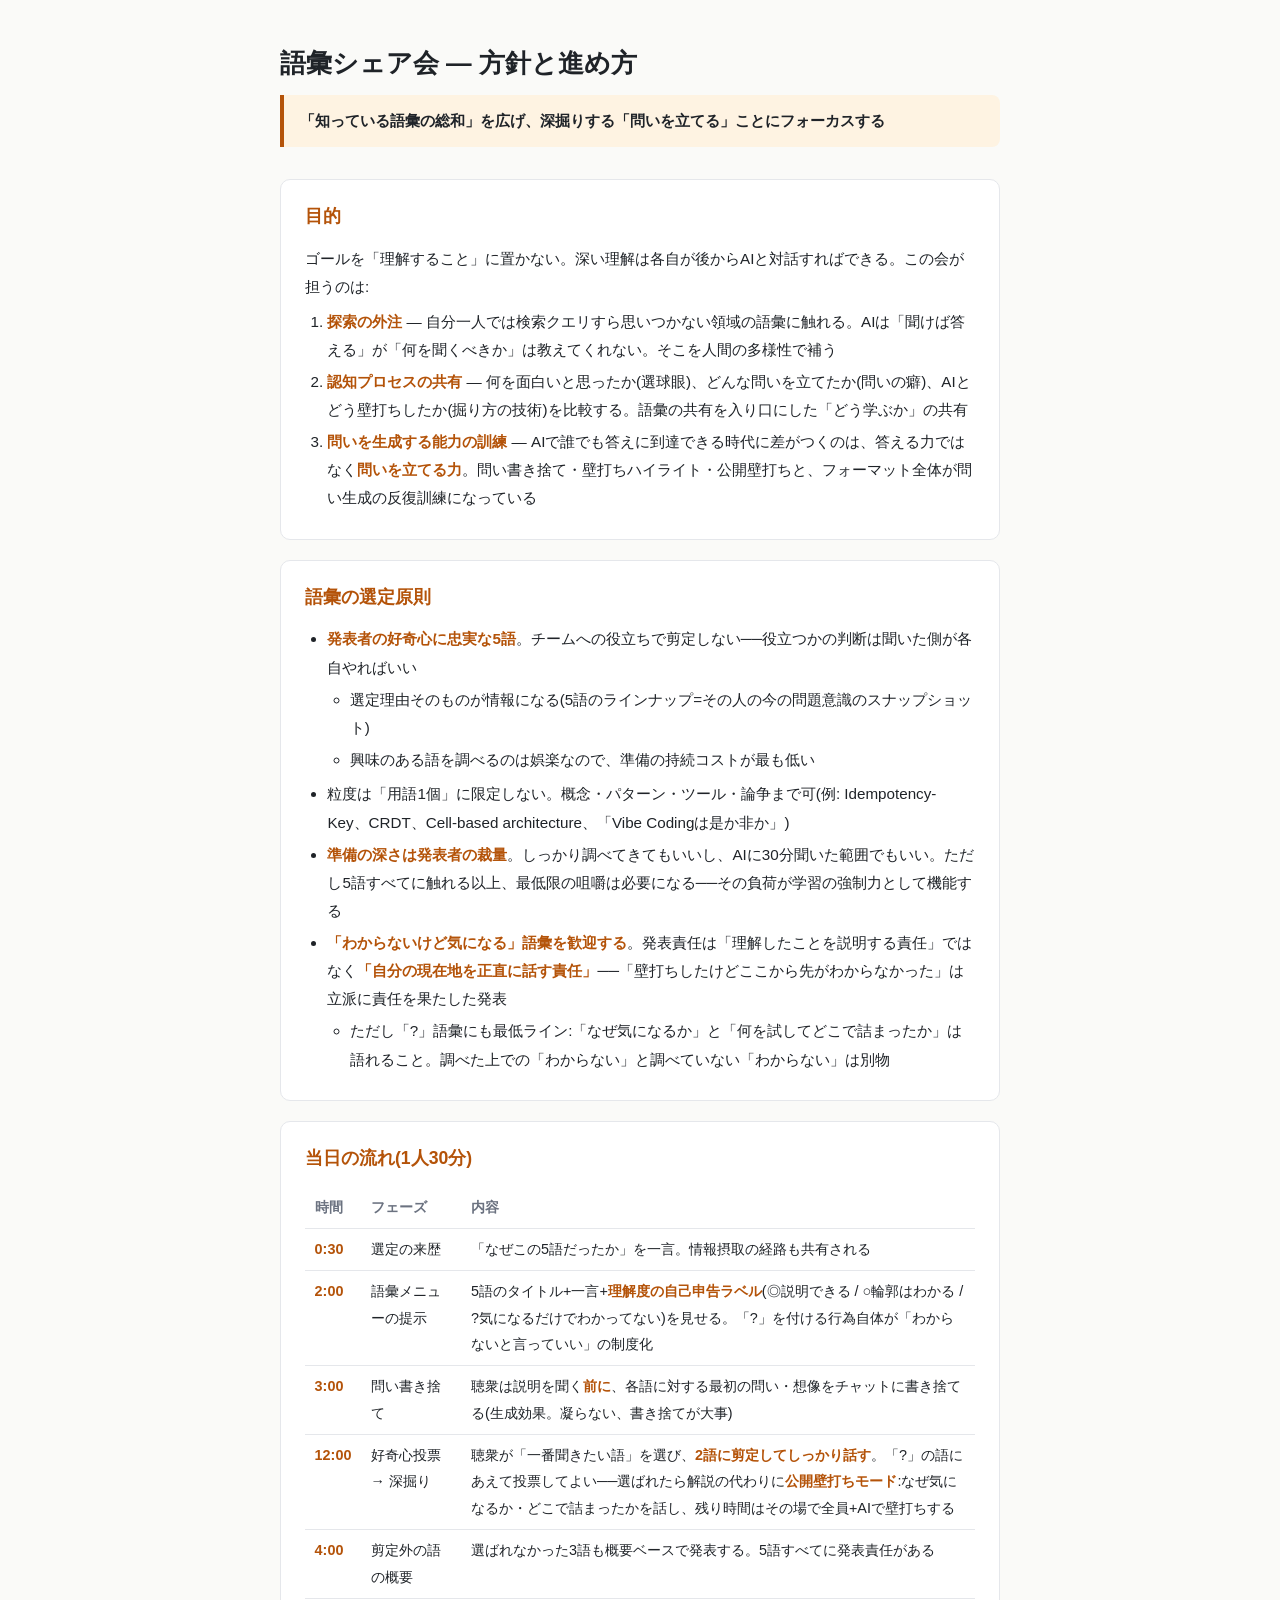
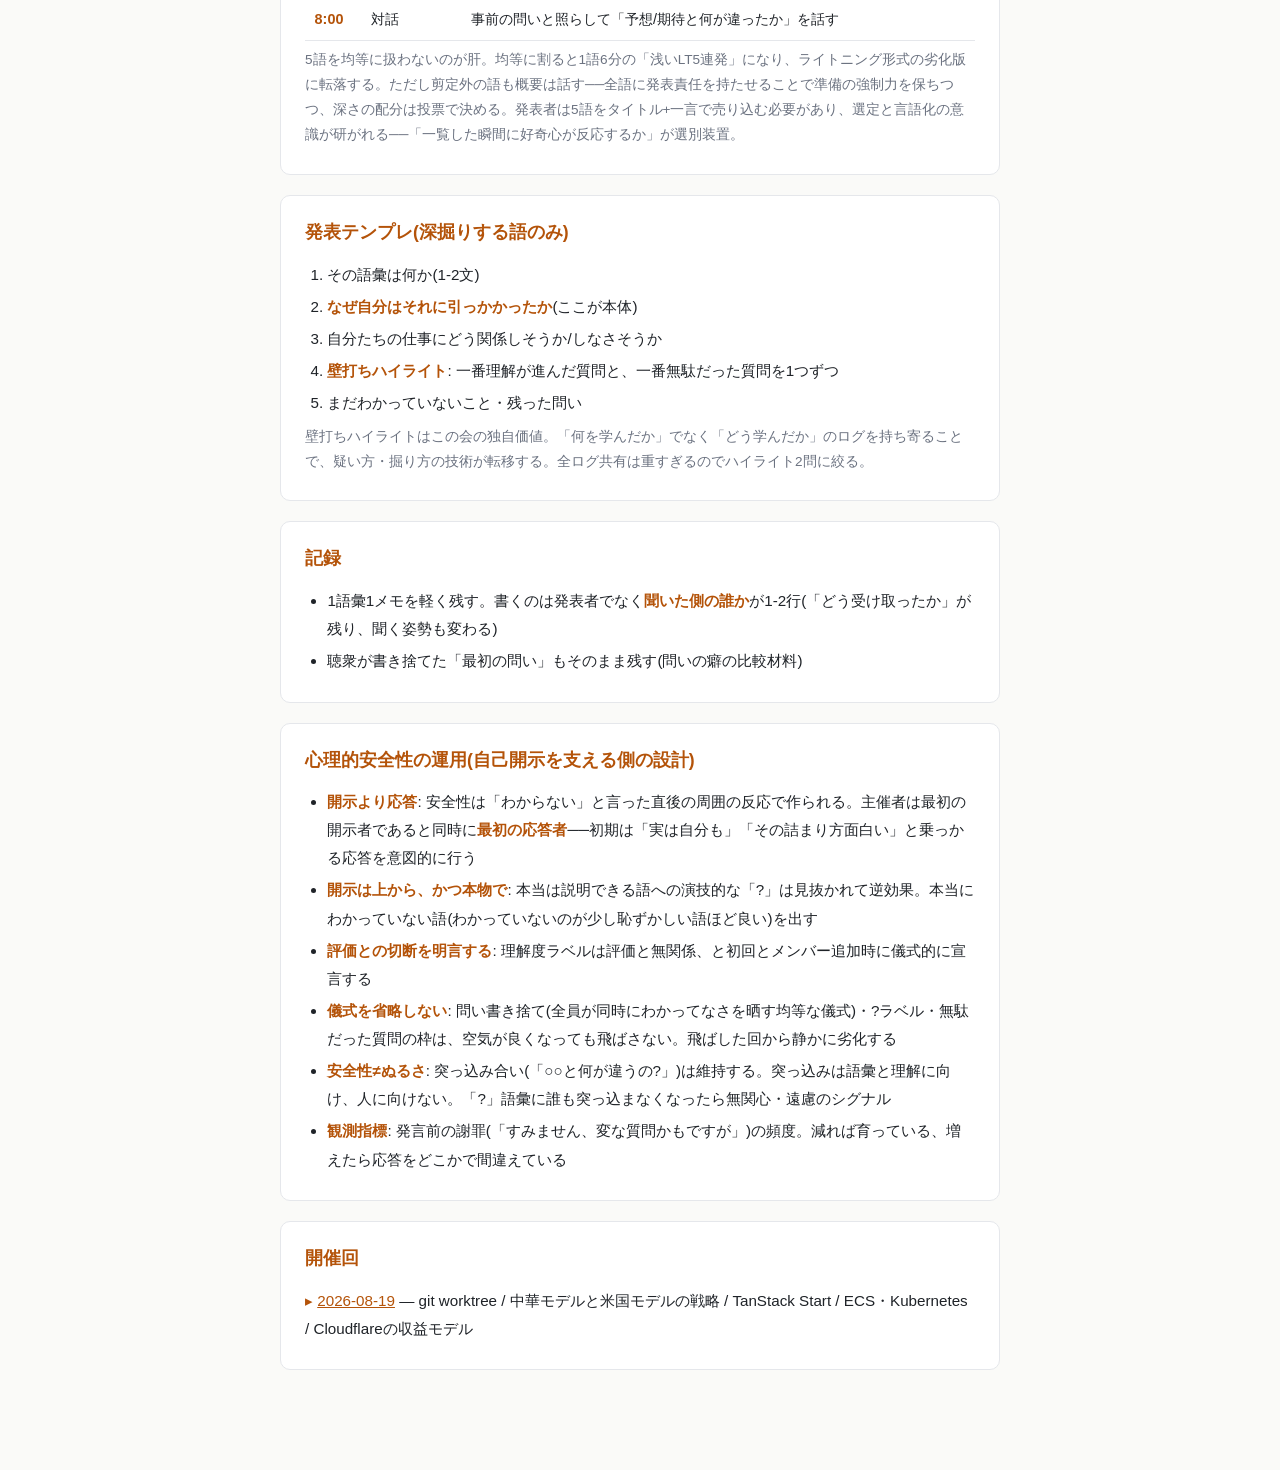
<file: share-questions/index.html>
<!DOCTYPE html>
<html lang="ja">
<head>
<meta charset="UTF-8">
<meta name="viewport" content="width=device-width, initial-scale=1.0">
<title>語彙シェア会 — 方針と進め方</title>
<style>
  :root {
    --bg: #fafaf8;
    --fg: #1f2328;
    --muted: #6b7280;
    --card: #ffffff;
    --border: #e5e7eb;
    --accent: #b45309;
    --accent-soft: #fef3e2;
  }
  @media (prefers-color-scheme: dark) {
    :root {
      --bg: #16181d;
      --fg: #e6e6e3;
      --muted: #9ca3af;
      --card: #1f232b;
      --border: #333842;
      --accent: #f59e0b;
      --accent-soft: #2c2416;
    }
  }
  * { box-sizing: border-box; }
  body {
    margin: 0;
    font-family: "Hiragino Sans", "Yu Gothic UI", "Noto Sans JP", sans-serif;
    background: var(--bg);
    color: var(--fg);
    line-height: 1.85;
  }
  main { max-width: 760px; margin: 0 auto; padding: 2.5rem 1.25rem 5rem; }
  header h1 { font-size: 1.6rem; margin: 0 0 .5rem; }
  header p.tagline {
    margin: 0 0 2rem;
    padding: .75rem 1rem;
    background: var(--accent-soft);
    border-left: 4px solid var(--accent);
    border-radius: 0 8px 8px 0;
    font-weight: 600;
  }
  section {
    background: var(--card);
    border: 1px solid var(--border);
    border-radius: 10px;
    padding: 1.25rem 1.5rem;
    margin-bottom: 1.25rem;
  }
  section h2 {
    font-size: 1.1rem;
    margin: 0 0 .75rem;
    color: var(--accent);
  }
  section h3 { font-size: .95rem; margin: 1.1rem 0 .3rem; }
  p { margin: .4rem 0; font-size: .95rem; }
  ul, ol { margin: .4rem 0; padding-left: 1.4rem; font-size: .95rem; }
  li { margin: .25rem 0; }
  li ul { margin-top: .15rem; }
  strong { color: var(--accent); }
  table.timetable {
    width: 100%;
    border-collapse: collapse;
    font-size: .9rem;
    margin-top: .5rem;
  }
  table.timetable th, table.timetable td {
    text-align: left;
    padding: .45rem .6rem;
    border-bottom: 1px solid var(--border);
    vertical-align: top;
  }
  table.timetable th { color: var(--muted); font-weight: 600; white-space: nowrap; }
  table.timetable td.time { white-space: nowrap; color: var(--accent); font-weight: 600; }
  .note { font-size: .85rem; color: var(--muted); }
  a { color: var(--accent); }
  nav.sessions ul { list-style: none; padding-left: 0; }
  nav.sessions li::before { content: "▸ "; color: var(--accent); }
</style>
</head>
<body>
<main>
  <header>
    <h1>語彙シェア会 — 方針と進め方</h1>
    <p class="tagline">「知っている語彙の総和」を広げ、深掘りする「問いを立てる」ことにフォーカスする</p>
  </header>

  <section>
    <h2>目的</h2>
    <p>ゴールを「理解すること」に置かない。深い理解は各自が後からAIと対話すればできる。この会が担うのは:</p>
    <ol>
      <li><strong>探索の外注</strong> — 自分一人では検索クエリすら思いつかない領域の語彙に触れる。AIは「聞けば答える」が「何を聞くべきか」は教えてくれない。そこを人間の多様性で補う</li>
      <li><strong>認知プロセスの共有</strong> — 何を面白いと思ったか(選球眼)、どんな問いを立てたか(問いの癖)、AIとどう壁打ちしたか(掘り方の技術)を比較する。語彙の共有を入り口にした「どう学ぶか」の共有</li>
      <li><strong>問いを生成する能力の訓練</strong> — AIで誰でも答えに到達できる時代に差がつくのは、答える力ではなく<strong>問いを立てる力</strong>。問い書き捨て・壁打ちハイライト・公開壁打ちと、フォーマット全体が問い生成の反復訓練になっている</li>
    </ol>
  </section>

  <section>
    <h2>語彙の選定原則</h2>
    <ul>
      <li><strong>発表者の好奇心に忠実な5語</strong>。チームへの役立ちで剪定しない──役立つかの判断は聞いた側が各自やればいい
        <ul>
          <li>選定理由そのものが情報になる(5語のラインナップ=その人の今の問題意識のスナップショット)</li>
          <li>興味のある語を調べるのは娯楽なので、準備の持続コストが最も低い</li>
        </ul>
      </li>
      <li>粒度は「用語1個」に限定しない。概念・パターン・ツール・論争まで可(例: Idempotency-Key、CRDT、Cell-based architecture、「Vibe Codingは是か非か」)</li>
      <li><strong>準備の深さは発表者の裁量</strong>。しっかり調べてきてもいいし、AIに30分聞いた範囲でもいい。ただし5語すべてに触れる以上、最低限の咀嚼は必要になる──その負荷が学習の強制力として機能する</li>
      <li><strong>「わからないけど気になる」語彙を歓迎する</strong>。発表責任は「理解したことを説明する責任」ではなく<strong>「自分の現在地を正直に話す責任」</strong>──「壁打ちしたけどここから先がわからなかった」は立派に責任を果たした発表
        <ul>
          <li>ただし「?」語彙にも最低ライン:「なぜ気になるか」と「何を試してどこで詰まったか」は語れること。調べた上での「わからない」と調べていない「わからない」は別物</li>
        </ul>
      </li>
    </ul>
  </section>

  <section>
    <h2>当日の流れ(1人30分)</h2>
    <table class="timetable">
      <tr><th>時間</th><th>フェーズ</th><th>内容</th></tr>
      <tr>
        <td class="time">0:30</td>
        <td>選定の来歴</td>
        <td>「なぜこの5語だったか」を一言。情報摂取の経路も共有される</td>
      </tr>
      <tr>
        <td class="time">2:00</td>
        <td>語彙メニューの提示</td>
        <td>5語のタイトル+一言+<strong>理解度の自己申告ラベル</strong>(◎説明できる / ○輪郭はわかる / ?気になるだけでわかってない)を見せる。「?」を付ける行為自体が「わからないと言っていい」の制度化</td>
      </tr>
      <tr>
        <td class="time">3:00</td>
        <td>問い書き捨て</td>
        <td>聴衆は説明を聞く<strong>前に</strong>、各語に対する最初の問い・想像をチャットに書き捨てる(生成効果。凝らない、書き捨てが大事)</td>
      </tr>
      <tr>
        <td class="time">12:00</td>
        <td>好奇心投票 → 深掘り</td>
        <td>聴衆が「一番聞きたい語」を選び、<strong>2語に剪定してしっかり話す</strong>。「?」の語にあえて投票してよい──選ばれたら解説の代わりに<strong>公開壁打ちモード</strong>:なぜ気になるか・どこで詰まったかを話し、残り時間はその場で全員+AIで壁打ちする</td>
      </tr>
      <tr>
        <td class="time">4:00</td>
        <td>剪定外の語の概要</td>
        <td>選ばれなかった3語も概要ベースで発表する。5語すべてに発表責任がある</td>
      </tr>
      <tr>
        <td class="time">8:00</td>
        <td>対話</td>
        <td>事前の問いと照らして「予想/期待と何が違ったか」を話す</td>
      </tr>
    </table>
    <p class="note">5語を均等に扱わないのが肝。均等に割ると1語6分の「浅いLT5連発」になり、ライトニング形式の劣化版に転落する。ただし剪定外の語も概要は話す──全語に発表責任を持たせることで準備の強制力を保ちつつ、深さの配分は投票で決める。発表者は5語をタイトル+一言で売り込む必要があり、選定と言語化の意識が研がれる──「一覧した瞬間に好奇心が反応するか」が選別装置。</p>
  </section>

  <section>
    <h2>発表テンプレ(深掘りする語のみ)</h2>
    <ol>
      <li>その語彙は何か(1-2文)</li>
      <li><strong>なぜ自分はそれに引っかかったか</strong>(ここが本体)</li>
      <li>自分たちの仕事にどう関係しそうか/しなさそうか</li>
      <li><strong>壁打ちハイライト</strong>: 一番理解が進んだ質問と、一番無駄だった質問を1つずつ</li>
      <li>まだわかっていないこと・残った問い</li>
    </ol>
    <p class="note">壁打ちハイライトはこの会の独自価値。「何を学んだか」でなく「どう学んだか」のログを持ち寄ることで、疑い方・掘り方の技術が転移する。全ログ共有は重すぎるのでハイライト2問に絞る。</p>
  </section>

  <section>
    <h2>記録</h2>
    <ul>
      <li>1語彙1メモを軽く残す。書くのは発表者でなく<strong>聞いた側の誰か</strong>が1-2行(「どう受け取ったか」が残り、聞く姿勢も変わる)</li>
      <li>聴衆が書き捨てた「最初の問い」もそのまま残す(問いの癖の比較材料)</li>
    </ul>
  </section>

  <section>
    <h2>心理的安全性の運用(自己開示を支える側の設計)</h2>
    <ul>
      <li><strong>開示より応答</strong>: 安全性は「わからない」と言った直後の周囲の反応で作られる。主催者は最初の開示者であると同時に<strong>最初の応答者</strong>──初期は「実は自分も」「その詰まり方面白い」と乗っかる応答を意図的に行う</li>
      <li><strong>開示は上から、かつ本物で</strong>: 本当は説明できる語への演技的な「?」は見抜かれて逆効果。本当にわかっていない語(わかっていないのが少し恥ずかしい語ほど良い)を出す</li>
      <li><strong>評価との切断を明言する</strong>: 理解度ラベルは評価と無関係、と初回とメンバー追加時に儀式的に宣言する</li>
      <li><strong>儀式を省略しない</strong>: 問い書き捨て(全員が同時にわかってなさを晒す均等な儀式)・?ラベル・無駄だった質問の枠は、空気が良くなっても飛ばさない。飛ばした回から静かに劣化する</li>
      <li><strong>安全性≠ぬるさ</strong>: 突っ込み合い(「○○と何が違うの?」)は維持する。突っ込みは語彙と理解に向け、人に向けない。「?」語彙に誰も突っ込まなくなったら無関心・遠慮のシグナル</li>
      <li><strong>観測指標</strong>: 発言前の謝罪(「すみません、変な質問かもですが」)の頻度。減れば育っている、増えたら応答をどこかで間違えている</li>
    </ul>
  </section>

  <section>
    <h2>開催回</h2>
    <nav class="sessions">
      <ul>
        <li><a href="20260819/index.html">2026-08-19</a> — git worktree / 中華モデルと米国モデルの戦略 / TanStack Start / ECS・Kubernetes / Cloudflareの収益モデル</li>
      </ul>
    </nav>
  </section>

</main>
</body>
</html>
</file>
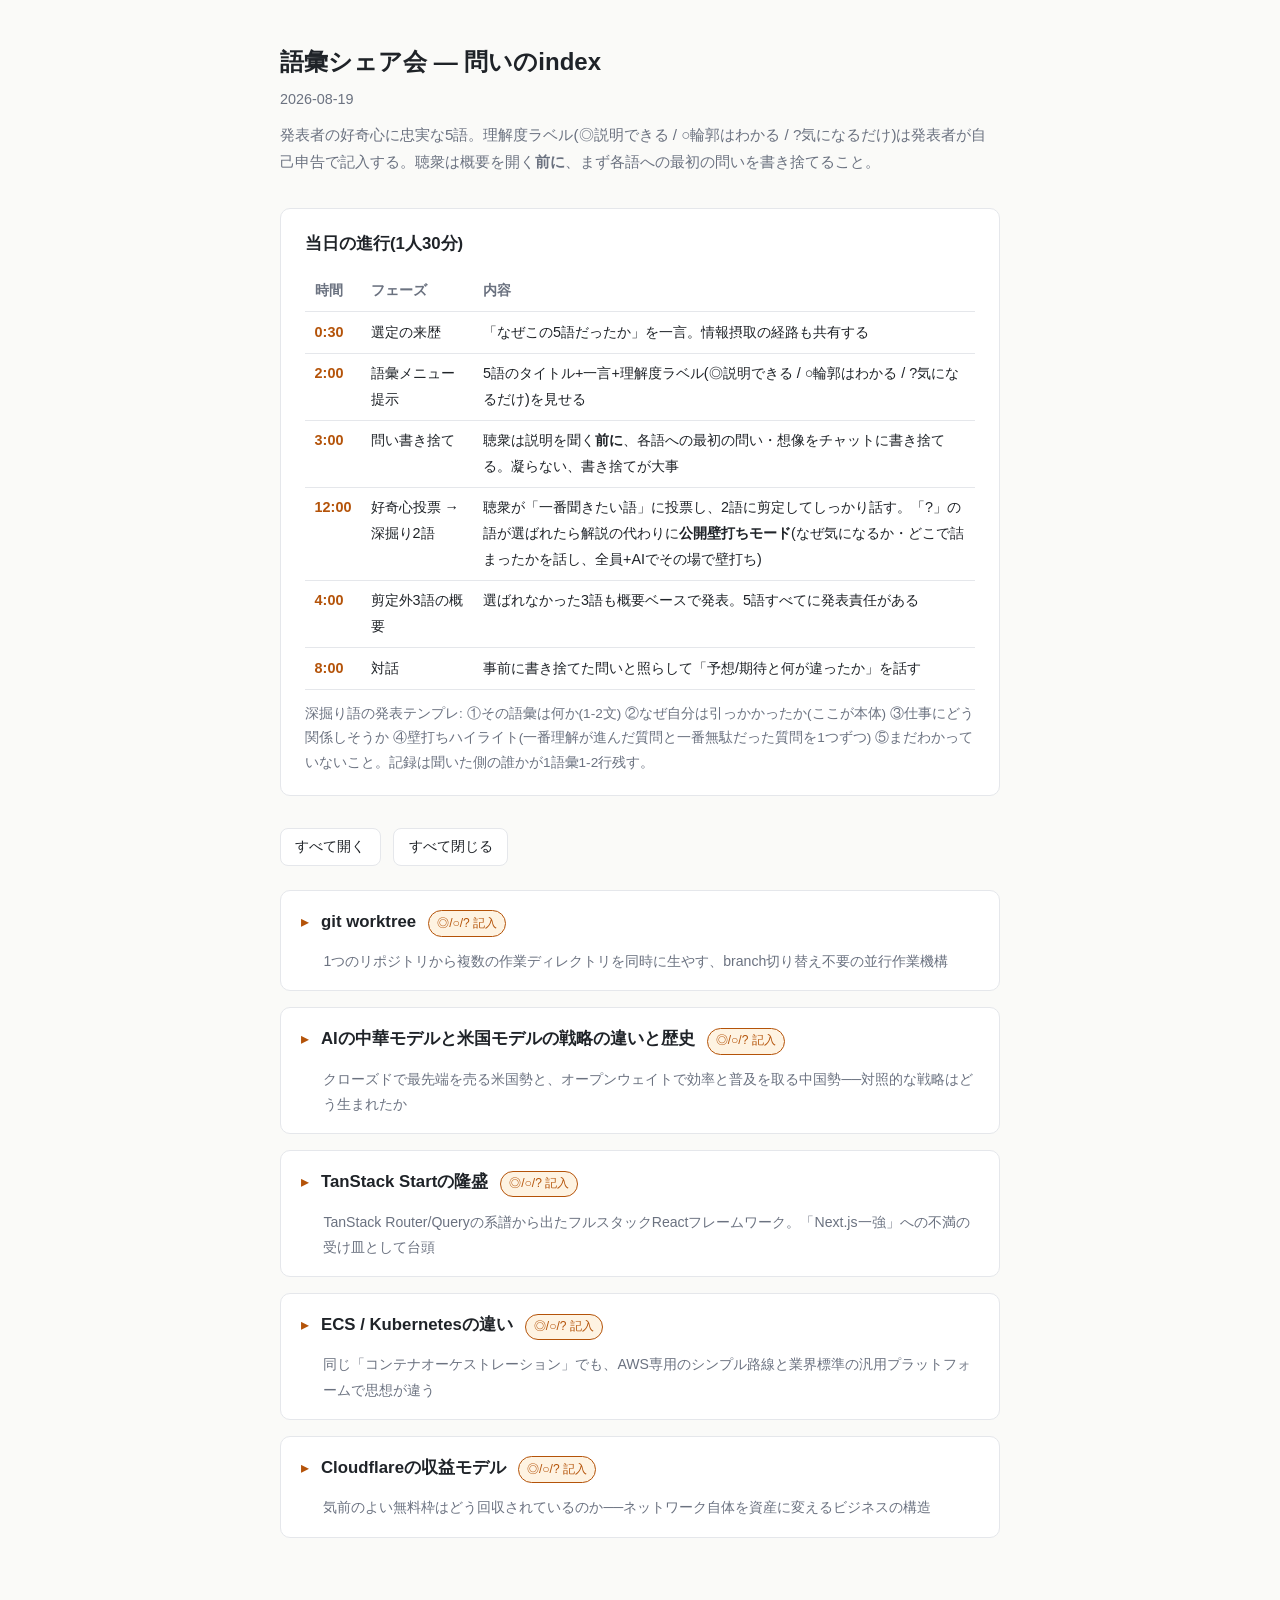
<file: share-questions/20260819/index.html>
<!DOCTYPE html>
<html lang="ja">
<head>
<meta charset="UTF-8">
<meta name="viewport" content="width=device-width, initial-scale=1.0">
<title>語彙シェア会 2026-08-19 — 問いのindex</title>
<style>
  :root {
    --bg: #fafaf8;
    --fg: #1f2328;
    --muted: #6b7280;
    --card: #ffffff;
    --border: #e5e7eb;
    --accent: #b45309;
    --accent-soft: #fef3e2;
    --seed-bg: #f0f4f8;
  }
  @media (prefers-color-scheme: dark) {
    :root {
      --bg: #16181d;
      --fg: #e6e6e3;
      --muted: #9ca3af;
      --card: #1f232b;
      --border: #333842;
      --accent: #f59e0b;
      --accent-soft: #2c2416;
      --seed-bg: #232936;
    }
  }
  * { box-sizing: border-box; }
  body {
    margin: 0;
    font-family: "Hiragino Sans", "Yu Gothic UI", "Noto Sans JP", sans-serif;
    background: var(--bg);
    color: var(--fg);
    line-height: 1.8;
  }
  main { max-width: 760px; margin: 0 auto; padding: 2.5rem 1.25rem 5rem; }
  header h1 { font-size: 1.5rem; margin: 0 0 .25rem; }
  header p.date { color: var(--muted); margin: 0 0 .5rem; font-size: .9rem; }
  header p.lead { margin: 0 0 2rem; font-size: .95rem; color: var(--muted); }

  details.term {
    background: var(--card);
    border: 1px solid var(--border);
    border-radius: 10px;
    margin-bottom: 1rem;
    overflow: hidden;
  }
  details.term summary {
    cursor: pointer;
    padding: 1rem 1.25rem;
    list-style: none;
    display: flex;
    align-items: baseline;
    gap: .75rem;
    flex-wrap: wrap;
  }
  details.term summary::-webkit-details-marker { display: none; }
  details.term summary::before {
    content: "▸";
    color: var(--accent);
    flex: none;
  }
  details.term[open] summary::before { content: "▾"; }
  .term-title { font-weight: 700; font-size: 1.05rem; }
  .label {
    flex: none;
    font-size: .75rem;
    padding: .1rem .5rem;
    border-radius: 999px;
    background: var(--accent-soft);
    color: var(--accent);
    border: 1px solid var(--accent);
  }
  .oneline {
    width: 100%;
    margin-left: 1.4rem;
    color: var(--muted);
    font-size: .88rem;
  }
  .body { padding: 0 1.25rem 1.25rem 2.6rem; }
  .body h3 {
    font-size: .85rem;
    color: var(--accent);
    margin: 1.2rem 0 .3rem;
    letter-spacing: .05em;
  }
  .body h3:first-child { margin-top: 0; }
  .body p { margin: .3rem 0; font-size: .95rem; }
  .body ul { margin: .3rem 0; padding-left: 1.3rem; font-size: .95rem; }
  .fill {
    border: 1px dashed var(--border);
    border-radius: 8px;
    padding: .6rem 1rem;
    color: var(--muted);
    font-size: .88rem;
    margin-top: .4rem;
  }
  .controls { margin-bottom: 1.5rem; }
  .controls button {
    font: inherit;
    font-size: .85rem;
    padding: .35rem .9rem;
    border-radius: 8px;
    border: 1px solid var(--border);
    background: var(--card);
    color: var(--fg);
    cursor: pointer;
    margin-right: .5rem;
  }
  .controls button:hover { border-color: var(--accent); color: var(--accent); }

  section.agenda {
    background: var(--card);
    border: 1px solid var(--border);
    border-radius: 10px;
    padding: 1.25rem 1.5rem;
    margin-bottom: 2rem;
  }
  section.agenda h2 { font-size: 1.05rem; margin: 0 0 .75rem; }
  table.timetable {
    width: 100%;
    border-collapse: collapse;
    font-size: .9rem;
  }
  table.timetable th, table.timetable td {
    text-align: left;
    padding: .45rem .6rem;
    border-bottom: 1px solid var(--border);
    vertical-align: top;
  }
  table.timetable th { color: var(--muted); font-weight: 600; white-space: nowrap; }
  table.timetable td.time { white-space: nowrap; color: var(--accent); font-weight: 600; }
  section.agenda p.note { font-size: .85rem; color: var(--muted); margin: .75rem 0 0; }
</style>
</head>
<body>
<main>
  <header>
    <h1>語彙シェア会 — 問いのindex</h1>
    <p class="date">2026-08-19</p>
    <p class="lead">発表者の好奇心に忠実な5語。理解度ラベル(◎説明できる / ○輪郭はわかる / ?気になるだけ)は発表者が自己申告で記入する。聴衆は概要を開く<strong>前に</strong>、まず各語への最初の問いを書き捨てること。</p>
  </header>

  <section class="agenda">
    <h2>当日の進行(1人30分)</h2>
    <table class="timetable">
      <tr><th>時間</th><th>フェーズ</th><th>内容</th></tr>
      <tr>
        <td class="time">0:30</td>
        <td>選定の来歴</td>
        <td>「なぜこの5語だったか」を一言。情報摂取の経路も共有する</td>
      </tr>
      <tr>
        <td class="time">2:00</td>
        <td>語彙メニュー提示</td>
        <td>5語のタイトル+一言+理解度ラベル(◎説明できる / ○輪郭はわかる / ?気になるだけ)を見せる</td>
      </tr>
      <tr>
        <td class="time">3:00</td>
        <td>問い書き捨て</td>
        <td>聴衆は説明を聞く<strong>前に</strong>、各語への最初の問い・想像をチャットに書き捨てる。凝らない、書き捨てが大事</td>
      </tr>
      <tr>
        <td class="time">12:00</td>
        <td>好奇心投票 → 深掘り2語</td>
        <td>聴衆が「一番聞きたい語」に投票し、2語に剪定してしっかり話す。「?」の語が選ばれたら解説の代わりに<strong>公開壁打ちモード</strong>(なぜ気になるか・どこで詰まったかを話し、全員+AIでその場で壁打ち)</td>
      </tr>
      <tr>
        <td class="time">4:00</td>
        <td>剪定外3語の概要</td>
        <td>選ばれなかった3語も概要ベースで発表。5語すべてに発表責任がある</td>
      </tr>
      <tr>
        <td class="time">8:00</td>
        <td>対話</td>
        <td>事前に書き捨てた問いと照らして「予想/期待と何が違ったか」を話す</td>
      </tr>
    </table>
    <p class="note">深掘り語の発表テンプレ: ①その語彙は何か(1-2文) ②なぜ自分は引っかかったか(ここが本体) ③仕事にどう関係しそうか ④壁打ちハイライト(一番理解が進んだ質問と一番無駄だった質問を1つずつ) ⑤まだわかっていないこと。記録は聞いた側の誰かが1語彙1-2行残す。</p>
  </section>

  <div class="controls">
    <button onclick="document.querySelectorAll('details.term').forEach(d=>d.open=true)">すべて開く</button>
    <button onclick="document.querySelectorAll('details.term').forEach(d=>d.open=false)">すべて閉じる</button>
  </div>

  <!-- 1. git worktree -->
  <details class="term">
    <summary>
      <span class="term-title">git worktree</span>
      <span class="label">◎/○/? 記入</span>
      <span class="oneline">1つのリポジトリから複数の作業ディレクトリを同時に生やす、branch切り替え不要の並行作業機構</span>
    </summary>
    <div class="body">
      <h3>概要</h3>
      <p>通常のgitでは1リポジトリ=1作業ディレクトリで、別ブランチの作業には <code>checkout</code>(stash・コンフリクトの儀式込み)が必要になる。<code>git worktree add</code> は同じ <code>.git</code> オブジェクトストアを共有したまま、別ブランチをチェックアウトした作業ディレクトリを別パスに追加する。cloneと違いディスクと履歴は共有され、片方でのcommitは即座にもう片方から見える。</p>
      <p>古くからある機能(Git 2.5 / 2015年)だが、近年再注目されている理由はAIコーディングエージェントの並列実行。複数のエージェントに同一リポジトリの別タスクを同時に触らせるとき、worktreeごとに隔離すればファイル競合なしに並走できる。Claude CodeやCursorなどのツールがworktree統合を組み込み始めたことで「知る人ぞ知る機能」から「エージェント時代の基本操作」に格上げされつつある。</p>
      <h3>なぜ引っかかったか(発表者記入)</h3>
      <div class="fill">ここに発表者が書く</div>
    </div>
  </details>

  <!-- 2. 中華モデル vs 米国モデル -->
  <details class="term">
    <summary>
      <span class="term-title">AIの中華モデルと米国モデルの戦略の違いと歴史</span>
      <span class="label">◎/○/? 記入</span>
      <span class="oneline">クローズドで最先端を売る米国勢と、オープンウェイトで効率と普及を取る中国勢──対照的な戦略はどう生まれたか</span>
    </summary>
    <div class="body">
      <h3>概要</h3>
      <p>米国勢(OpenAI・Anthropic・Google)は最先端モデルを非公開のまま、API課金とエンタープライズ契約で回収するクローズド戦略が主流。莫大な計算資源への先行投資を前提に「フロンティア性能」で差別化する。一方、中国勢(DeepSeek・Alibaba Qwen・Moonshotなど)はモデルの重みを公開する「オープンウェイト」戦略が目立つ。象徴的なのが2025年初頭のDeepSeek-R1で、米国トップ級に迫る推論性能を桁違いに低い(と主張される)学習コストで達成し重みを公開、米国株式市場を揺らした。</p>
      <p>この分岐の背景には米国の半導体輸出規制がある。最先端GPUへのアクセスを制限された中国勢は、計算量で殴る路線が取りにくく、MoE(Mixture of Experts)や蒸留などの効率化技術に注力し、性能あたりコストで勝負する方向へ進んだ。またオープン公開は、クローズドAPI市場で米国勢に勝てない状況下で、エコシステムと標準を先に取りに行く戦略とも読める(かつてのAndroid的な構図)。ただし「中国=オープン、米国=クローズド」は単純化で、Meta(Llama)やOpenAIのオープンウェイト公開など米国側にもオープン路線はあり、勢力図は流動的。</p>
      <h3>なぜ引っかかったか(発表者記入)</h3>
      <div class="fill">ここに発表者が書く</div>
    </div>
  </details>

  <!-- 3. TanStack Start -->
  <details class="term">
    <summary>
      <span class="term-title">TanStack Startの隆盛</span>
      <span class="label">◎/○/? 記入</span>
      <span class="oneline">TanStack Router/Queryの系譜から出たフルスタックReactフレームワーク。「Next.js一強」への不満の受け皿として台頭</span>
    </summary>
    <div class="body">
      <h3>概要</h3>
      <p>TanStack Startは、TanStack Query(旧React Query)やTanStack Routerで知られるTanstackエコシステム発のフルスタックReactフレームワーク。Viteベースで、型安全なルーティング(パラメータや検索クエリまで型が通る)を核に、SSR・サーバーファンクション・ストリーミングを提供する。2025年に正式リリースに到達し、Next.jsの対抗馬として急速に注目を集めた。</p>
      <p>隆盛の背景は技術と政治の両方にある。技術面では、Next.jsのApp Router/React Server Componentsへの複雑さ疲れに対し、「クライアントファースト寄りで、サーバー機能は必要な分だけ」というシンプルさが刺さった。政治面では、Next.jsとVercelの一体化(フレームワークがホスティング企業に所有されること)への警戒感があり、特定ベンダーに依存しないTanStackの立ち位置が支持された。TanStack Routerで培った型安全性の評判が信頼の下地になっている。</p>
      <h3>なぜ引っかかったか(発表者記入)</h3>
      <div class="fill">ここに発表者が書く</div>
    </div>
  </details>

  <!-- 4. ECS vs Kubernetes -->
  <details class="term">
    <summary>
      <span class="term-title">ECS / Kubernetesの違い</span>
      <span class="label">◎/○/? 記入</span>
      <span class="oneline">同じ「コンテナオーケストレーション」でも、AWS専用のシンプル路線と業界標準の汎用プラットフォームで思想が違う</span>
    </summary>
    <div class="body">
      <h3>概要</h3>
      <p>どちらもコンテナを複数台のマシンに配置・スケール・回復させるオーケストレーターだが、設計思想が対照的。ECS(Elastic Container Service)はAWS純正のマネージドサービスで、ALB・IAM・CloudWatchなどAWSの部品と密結合する前提で作られており、コントロールプレーンの運用は完全にAWS任せ。学習コストが低く、Fargateと組み合わせればサーバー管理自体が消える。代償としてAWSロックインで、AWSにない概念は表現できない。</p>
      <p>Kubernetes(k8s)はGoogle発・CNCF管理のオープンソース標準で、宣言的APIと拡張機構(CRD/Operator)を持つ「プラットフォームを作るためのプラットフォーム」。どのクラウドでもオンプレでも動き、Helm・ArgoCD・サービスメッシュなど巨大なエコシステムがある。代償は圧倒的な複雑さと運用負荷で、EKSのようなマネージド版でもアップグレードやアドオン管理は利用者側の仕事として残る。実務では「AWS完結・小規模チームならECS、マルチクラウド・大組織・プラットフォームチームを持つならk8s」が定番の整理だが、この定番自体を疑う余地もある。</p>
      <h3>なぜ引っかかったか(発表者記入)</h3>
      <div class="fill">ここに発表者が書く</div>
    </div>
  </details>

  <!-- 5. Cloudflare -->
  <details class="term">
    <summary>
      <span class="term-title">Cloudflareの収益モデル</span>
      <span class="label">◎/○/? 記入</span>
      <span class="oneline">気前のよい無料枠はどう回収されているのか──ネットワーク自体を資産に変えるビジネスの構造</span>
    </summary>
    <div class="body">
      <h3>概要</h3>
      <p>CloudflareはCDN・DNS・DDoS防御を無料で大盤振る舞いすることで知られるが、収益の柱は有料プラン(Pro/Business)と、売上の大半を占めるエンタープライズ契約(Zero Trust、WAF、ネットワークセキュリティ群)。無料ユーザーは単なる客寄せではなく資産で、世界中のトラフィックを通過させること自体が脅威インテリジェンスの学習データとなり、有料セキュリティ製品の精度を上げる。また無料枠で個人開発者に浸透し、その開発者が所属企業に持ち込むボトムアップの営業経路(PLG)としても機能する。</p>
      <p>もう一つの特徴は原価構造。世界300以上の都市にPoPを持つ自前ネットワークを持ち、ピアリング(相互接続)によって帯域コストを極端に下げている。R2(オブジェクトストレージ)の「エグレス無料」はこの構造の上に成立し、AWSの転送料金という業界最大の不満点を直撃する競争戦略になっている。近年はWorkers(エッジコンピューティング)やAI推論基盤で「CDN企業」から「第4のクラウド」への転身を図っており、収益モデルの重心がどう動くかが見どころ。</p>
      <h3>なぜ引っかかったか(発表者記入)</h3>
      <div class="fill">ここに発表者が書く</div>
    </div>
  </details>

</main>
</body>
</html>
</file>
